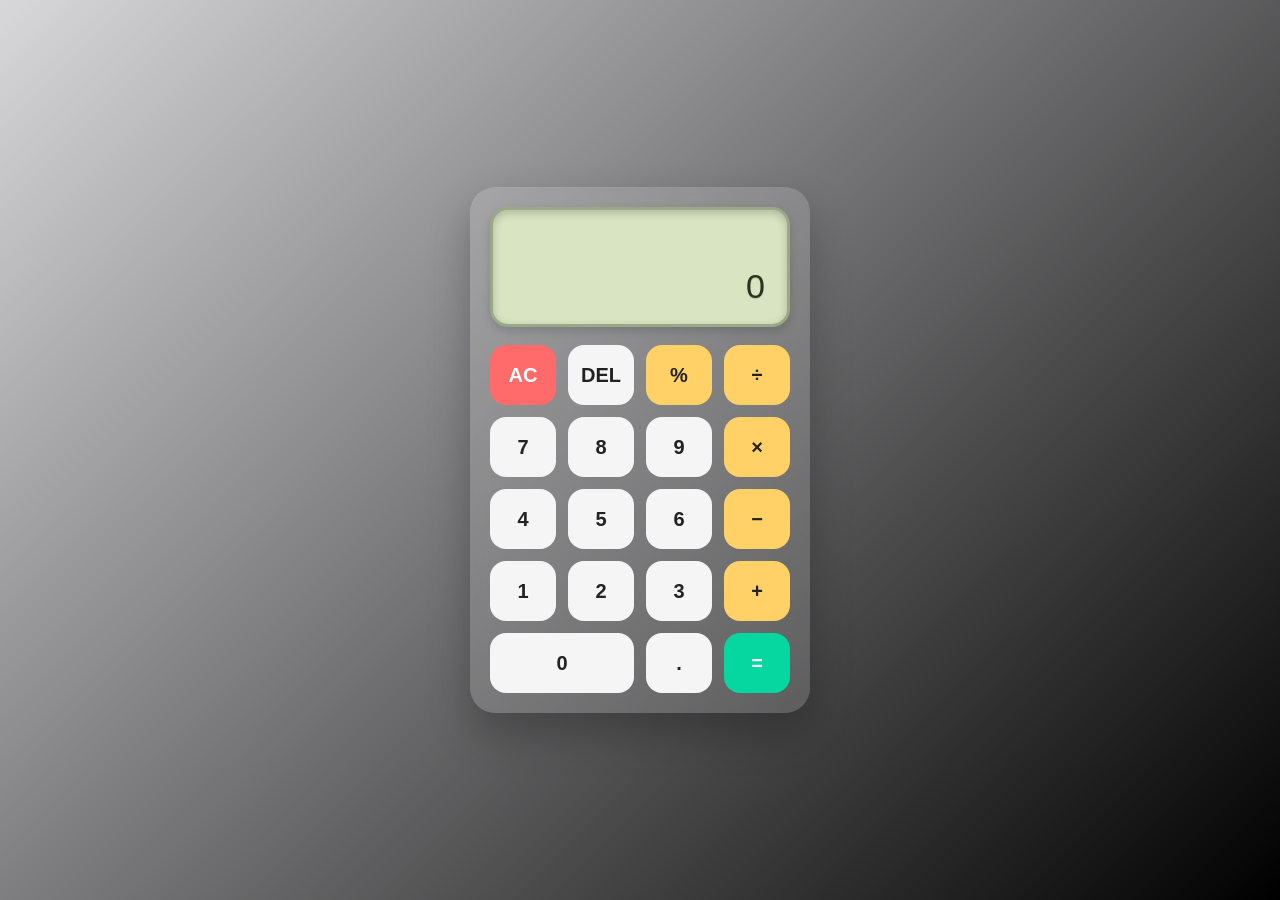
<file: index.html>
<!DOCTYPE html>
<html lang="en">
<head>
    <meta charset="UTF-8">
    <meta name="viewport" content="width=d
    evice-width, initial-scale=1.0">
    <title>Calculator</title>
    <link rel="stylesheet" href="style.css">
</head>
<body>

    <div class="calculator">

        <div class="display">
            <div id="previous"></div>
            <div id="current">0</div>
        </div>

        <div class="buttons">
            <button class="clear" onclick="clearDisplay()">AC</button>
            <button onclick="deleteNumber()">DEL</button>
            <button class="operator" onclick="chooseOperator('%')">%</button>
            <button class="operator" onclick="chooseOperator('/')">÷</button>

            <button onclick="appendNumber('7')">7</button>
            <button onclick="appendNumber('8')">8</button>
            <button onclick="appendNumber('9')">9</button>
            <button class="operator" onclick="chooseOperator('*')">×</button>

            <button onclick="appendNumber('4')">4</button>
            <button onclick="appendNumber('5')">5</button>
            <button onclick="appendNumber('6')">6</button>
            <button class="operator" onclick="chooseOperator('-')">−</button>

            <button onclick="appendNumber('1')">1</button>
            <button onclick="appendNumber('2')">2</button>
            <button onclick="appendNumber('3')">3</button>
            <button class="operator" onclick="chooseOperator('+')">+</button>

            <button class="zero" onclick="appendNumber('0')">0</button>
            <button onclick="appendNumber('.')">.</button>
            <button class="equals" onclick="calculate()">=</button>
        </div>

    </div>

    <script src="script.js"></script>
</body>
</html>
</file>
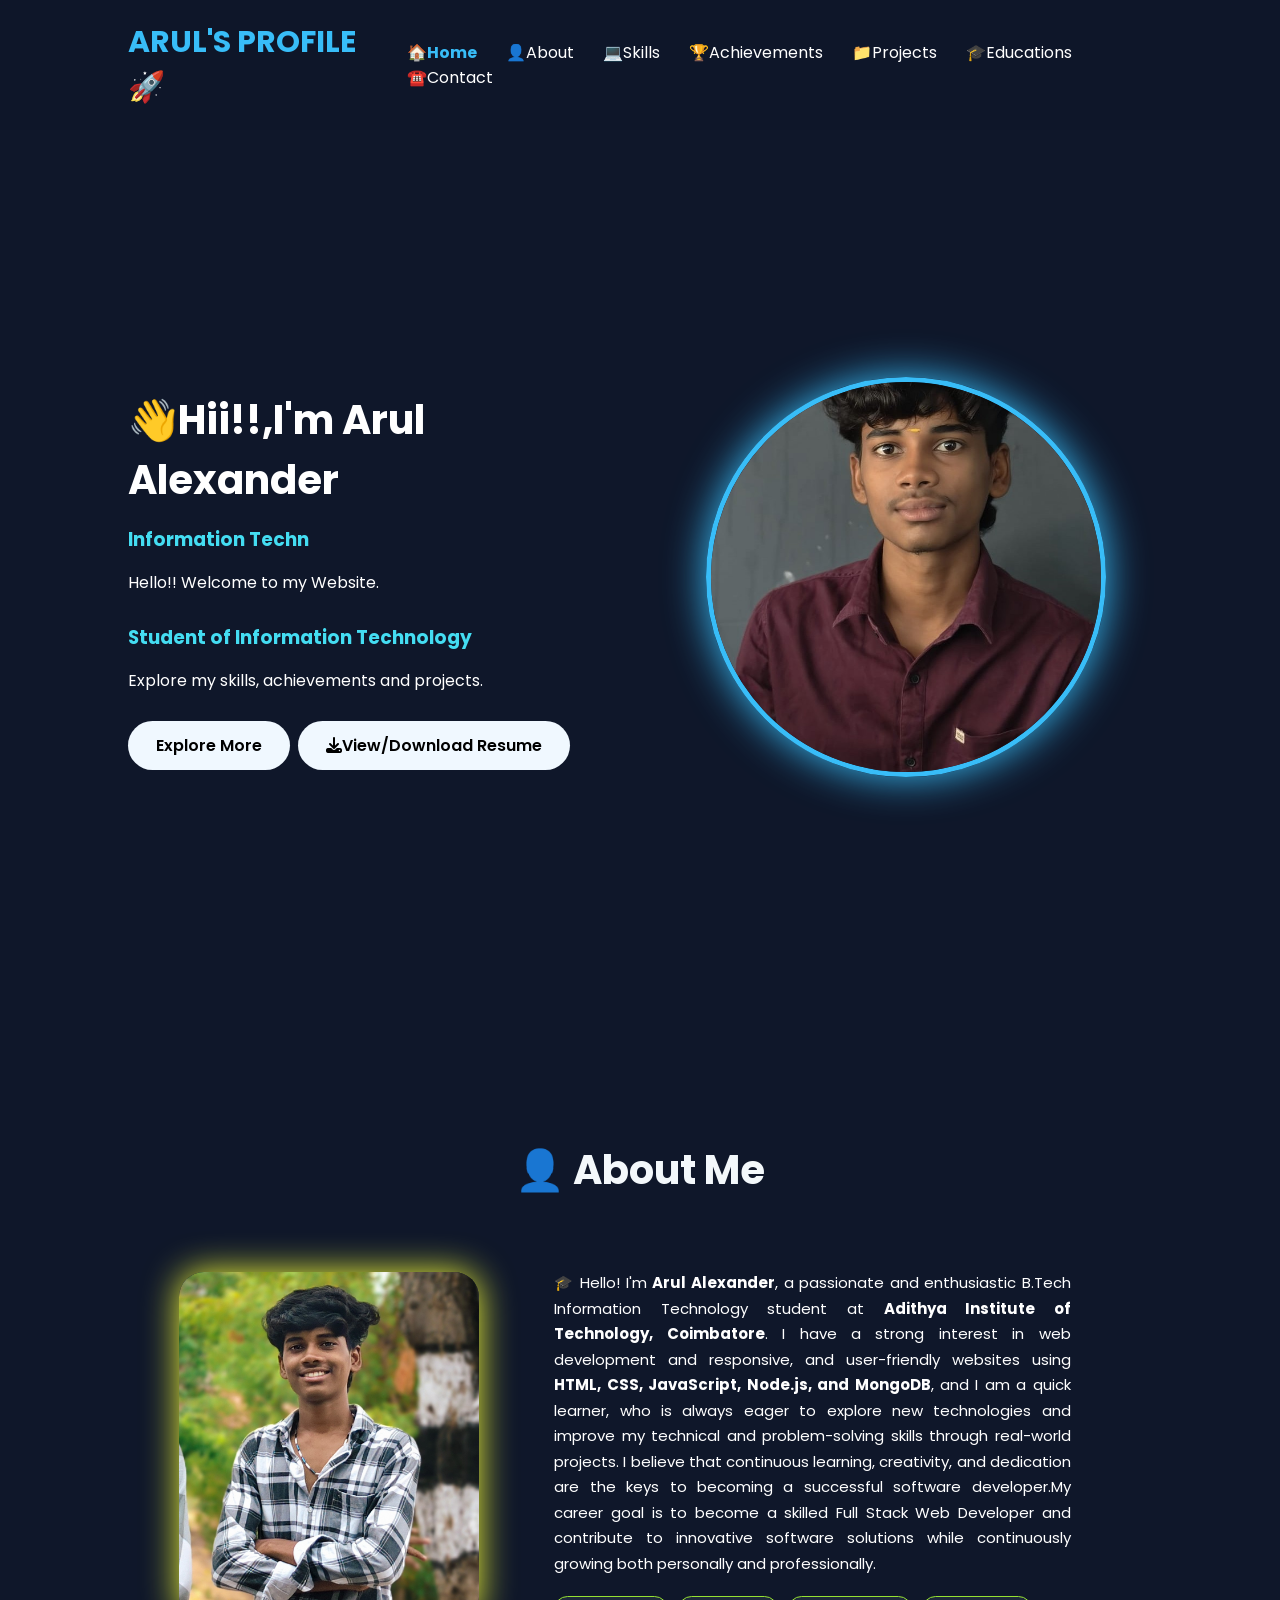
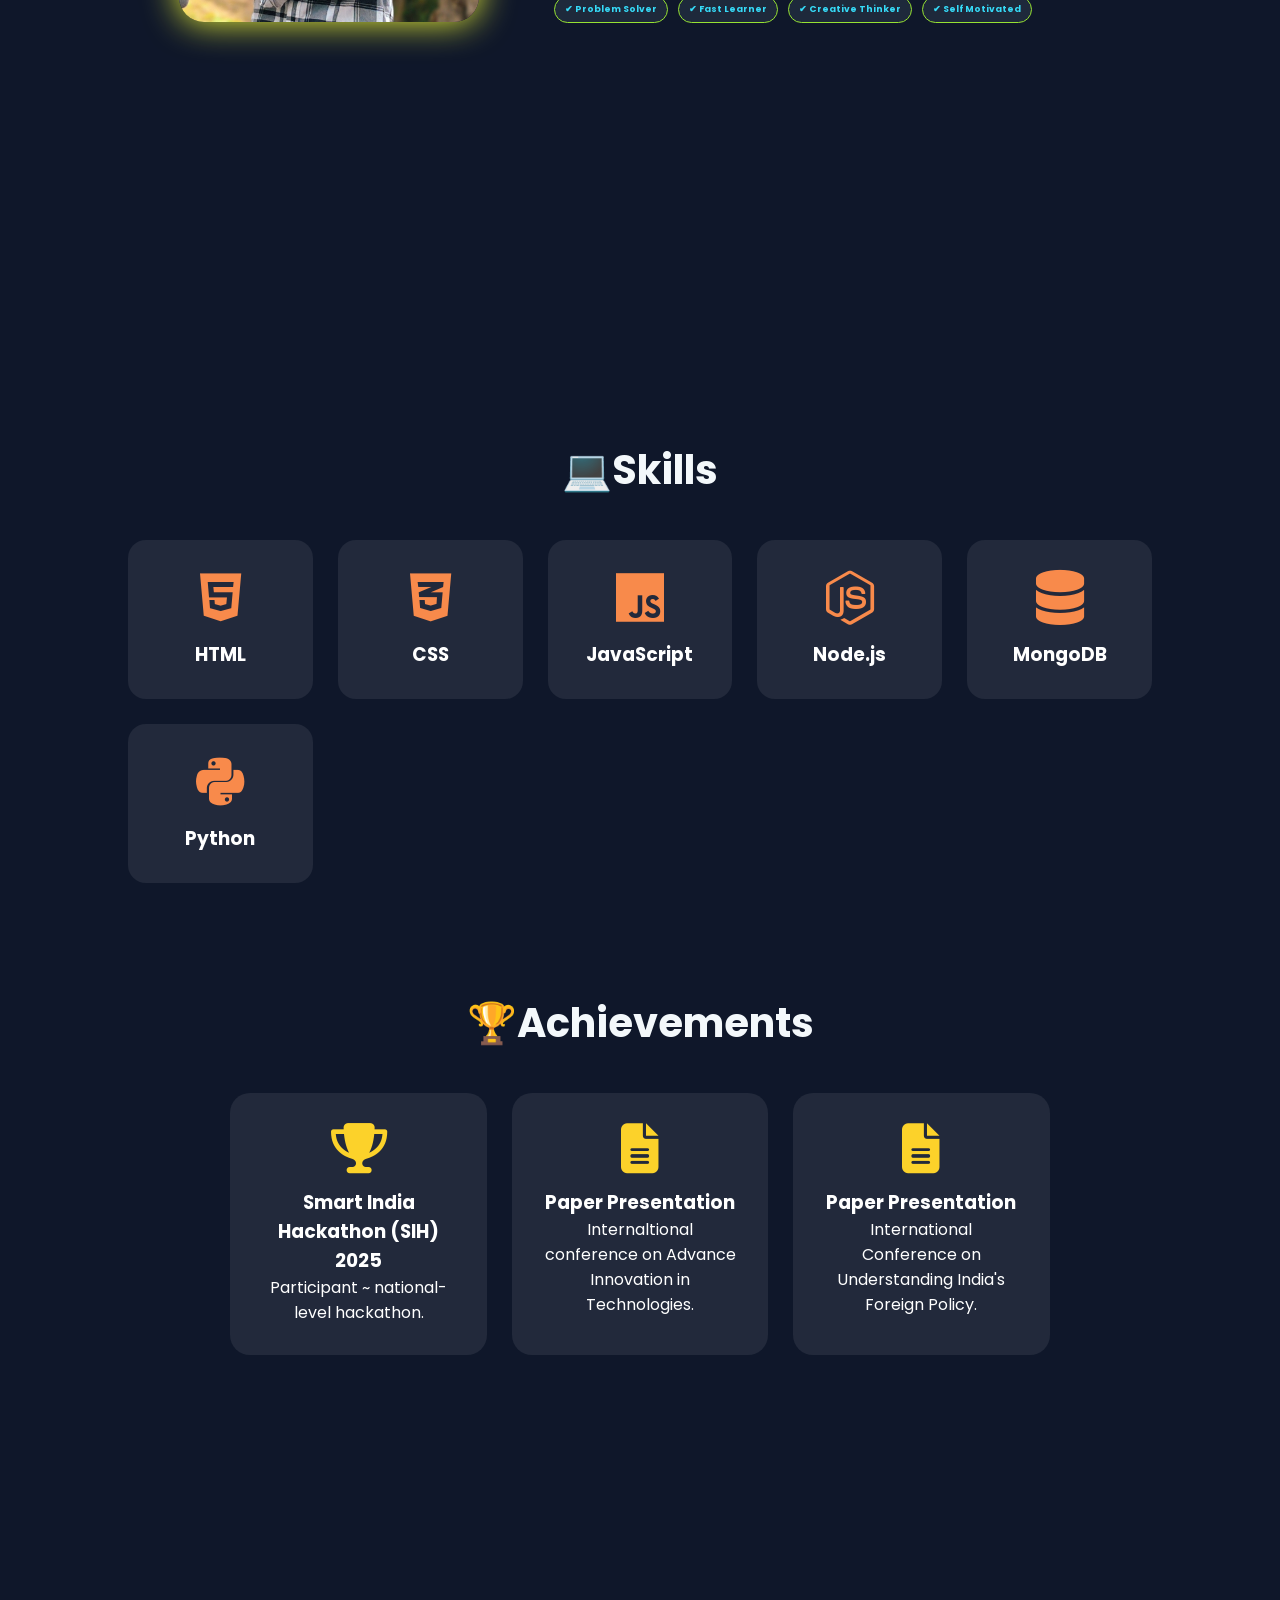
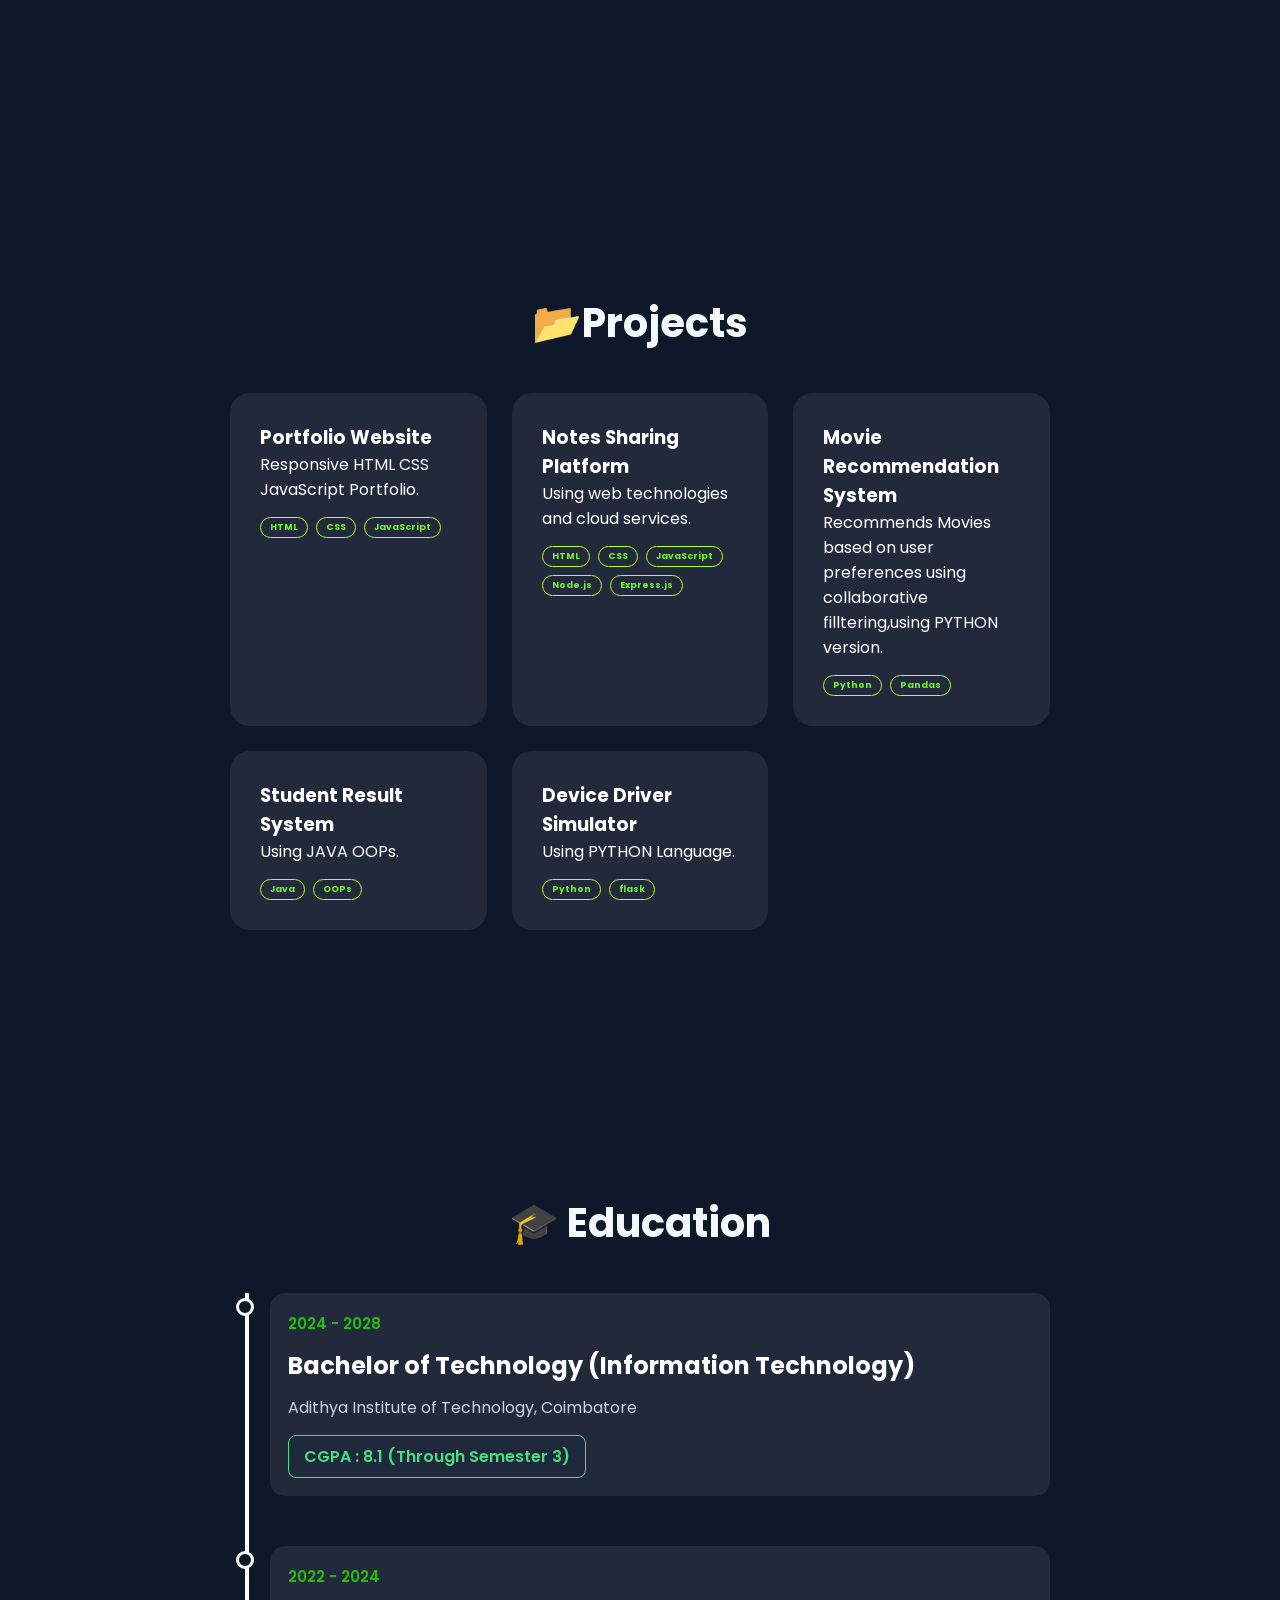
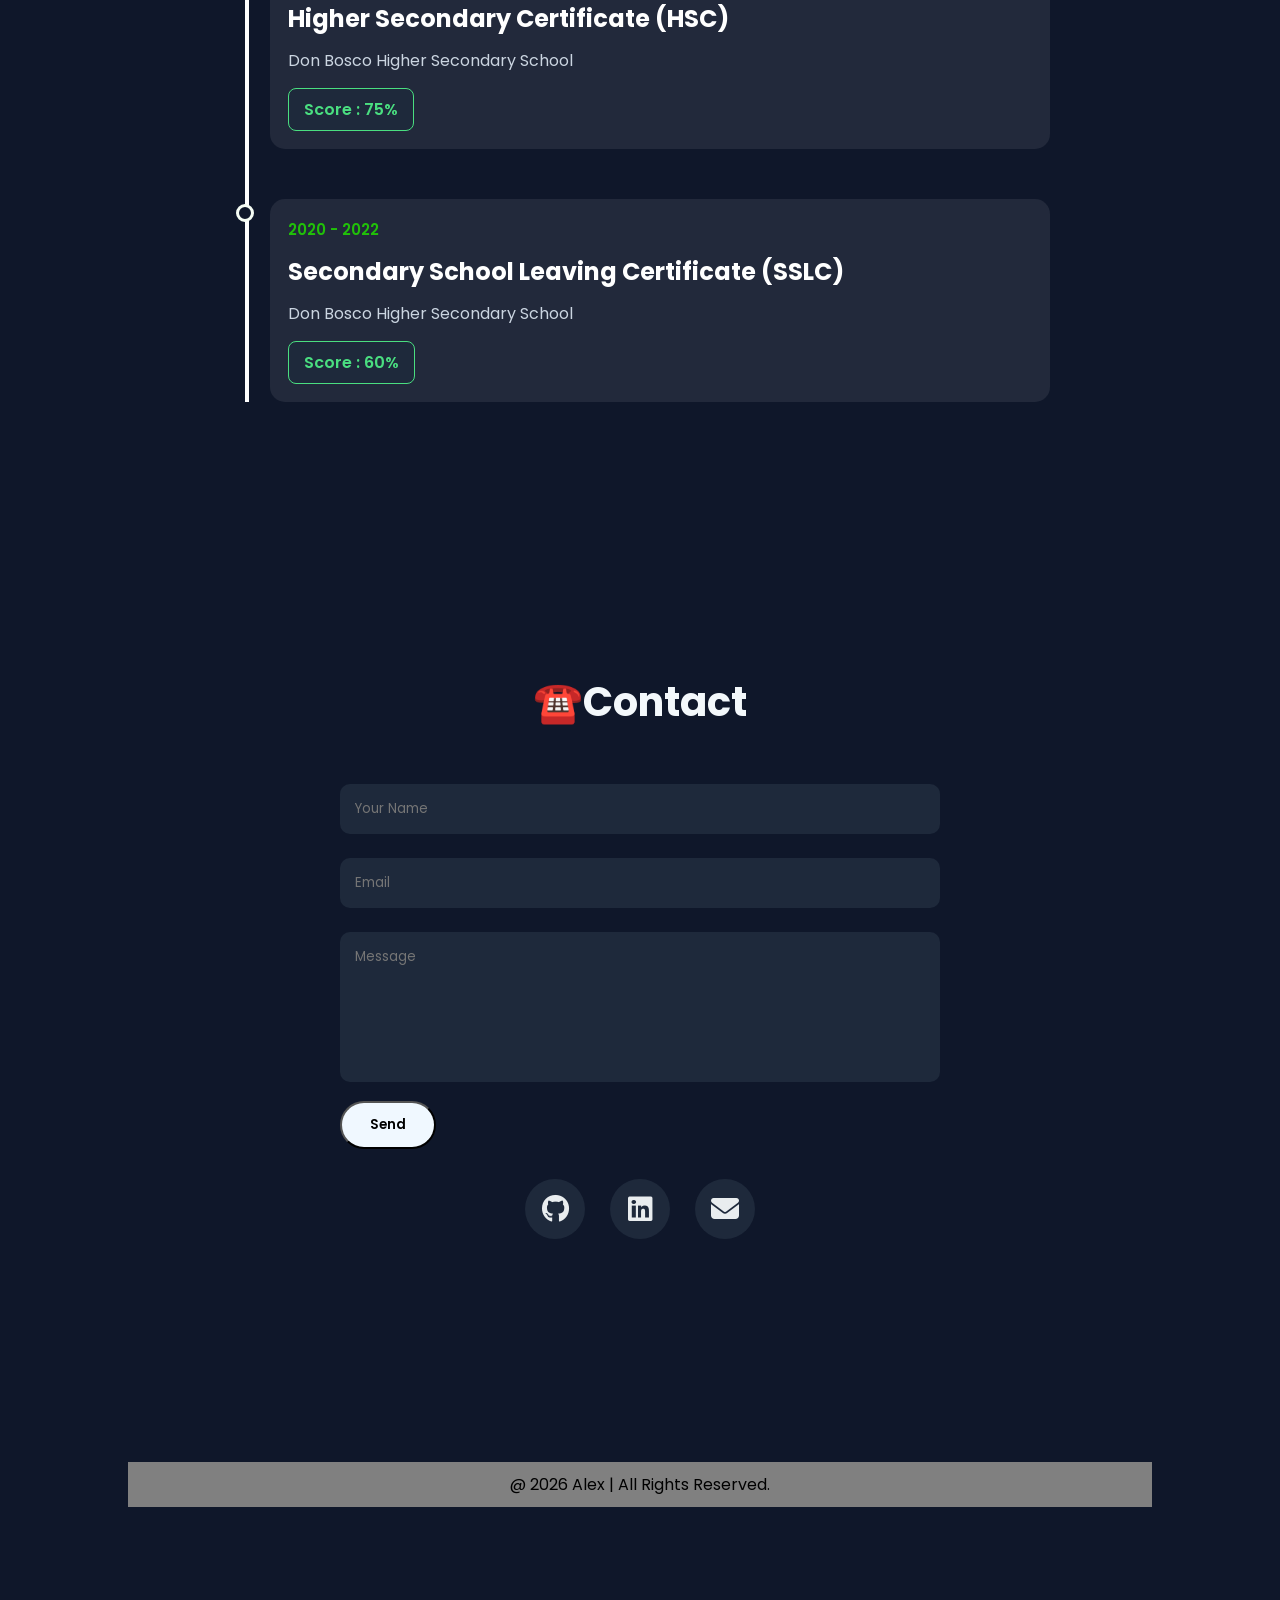
<file: task1/index.html>
<!DOCTYPE html>
<html lang="en">
<head>
    <meta charset="UTF-8">
    <meta name="viewport" content="width=device-width, initial-scale=1.0">
    <title>Alex | Profile</title>

    <link rel="stylesheet" href="style.css">

    <link rel="stylesheet"
    href="https://cdnjs.cloudflare.com/ajax/libs/font-awesome/6.5.2/css/all.min.css">
</head>

<body>


<header>
    <div class="logo">ARUL'S  PROFILE🚀</div>
    <nav>
        <a href="#home">🏠Home</a>
        <a href="#about">👤About</a>
        <a href="#skills">💻Skills</a>
        <a href="#achievements">🏆Achievements</a>
        <a href="#projects">📁Projects</a>
        <a href="#educations">🎓Educations</a>
        <a href="#contact">☎️Contact</a>
    </nav>
</header>



<section id="home" class="home">
    <div class="home-content">
        <h1>👋Hii!!,I'm Arul Alexander</h1>
        <h3><span class="typing"></span></h3>
        <p>Hello!! Welcome to my Website.</p>
            <h3>Student of Information Technology</h3>
           <p>Explore my skills, achievements and projects.</p>
            <a href="#about" class="btn" style="background-color:aliceblue">Explore More</a>&nbsp;
            
            <a href="RESUME-Arul .pdf" download class="btn resume-btn" style="background-color: aliceblue;">
                <i class="fa-solid fa-download"></i>View/Download Resume</a>
    </div>
    
    <div class="home-image">
        <img src="Profile.jpeg" alt="Profile">
    </div>
</section>

<!-- ================= ABOUT ================= -->

<section id="about">
    <h2 class="heading">👤 About Me</h2>

    <div class="about-container">
      

        <div class="about-image">
            <img src="alex.jpg" alt="Profile">
        </div>

        <div class="about">
        <div class="about-card">
            <p>
                🎓 Hello! I'm <strong>Arul Alexander</strong>, a passionate and enthusiastic B.Tech Information Technology student at <strong>Adithya Institute of Technology, Coimbatore</strong>. 
                    I have a strong interest in web development and responsive, and user-friendly websites using <strong>HTML, CSS, JavaScript, Node.js, and MongoDB</strong>, and I am a quick learner,
                     who is always eager to explore new technologies and improve my technical and problem-solving skills through real-world projects. I believe that continuous learning, creativity, 
                     and dedication are the keys to becoming a successful software developer.My career goal is to become a skilled Full Stack Web Developer and contribute to innovative software
                     solutions while continuously growing both personally and professionally.

            </p>
            <div class="about-tags">
                <span>✔ Problem Solver</span>
                <span>✔ Fast Learner</span>
                <span>✔ Creative Thinker</span>
                <span>✔ Self Motivated</span>
            </div>
        </div>
        </div>

    </div>

</section>



<!-- ================= SKILLS ================= -->
<section id="skills">
    <h2 class="heading">💻Skills</h2>
    <div class="skills-grid">

<div class="skill-box">
<i class="fa-brands fa-html5"></i>
<h3>HTML</h3>
</div>

<div class="skill-box">
<i class="fa-brands fa-css3-alt"></i>
<h3>CSS</h3>
</div>

<div class="skill-box">
<i class="fa-brands fa-js"></i>
<h3>JavaScript</h3>
</div>

<div class="skill-box">
<i class="fa-brands fa-node-js"></i>
<h3>Node.js</h3>
</div>

<div class="skill-box">
<i class="fa-solid fa-database"></i>
<h3>MongoDB</h3>
</div>

<div class="skill-box">
<i class="fa-brands fa-python"></i>
<h3>Python</h3>
</div>

</div>
<!-- ================= ACHIEVEMENTS ================= -->

<section id="achievements">
    <h2 class="heading">🏆Achievements</h2>
    <div class="cards">
        <div class="achievement">
            <i class="fa-solid fa-trophy"></i>
            <h3>Smart India Hackathon (SIH) 2025</h3>
            <p>Participant ~ national-level hackathon.</p>
        </div>
        <div class="achievement">
            <i class="fa-solid fa-file-lines"></i>
            <h3>Paper Presentation</h3>
            <p>Internaltional conference on Advance Innovation in Technologies.</p>
        </div>
        
        <div class="achievement">
            <i class="fa-solid fa-file-lines"></i>
            <h3>Paper Presentation</h3>
            <p>International Conference on Understanding India's Foreign Policy.</p>
        </div>
    </div>

</section>

<!-- ================= PROJECTS ================= -->

<section id="projects">
    <h2 class="heading">📂Projects</h2>
    <div class="project-container">
        <div class="project-card">
            <h3>Portfolio Website</h3>
            <p>Responsive HTML CSS JavaScript Portfolio.</p>
             <div class=" project-tags">
                <span>HTML</span> <span>CSS</span> <span>JavaScript</span>
           </div>
        </div>
        
        <div class="project-card">
            <h3>Notes Sharing Platform</h3>
            <p>Using web technologies and cloud services.</p>
            <div class="project-tags">
                <span>HTML</span> <span>CSS</span> <span>JavaScript</span> <span>Node.js</span> <span>Express.js</span>
            </div>
        </div>
        
        <div class="project-card">
            <h3>Movie Recommendation System</h3>
            <p>Recommends Movies based on user preferences using collaborative filltering,using PYTHON version.</p>
            <div class="project-tags">
                <span>Python</span> <span>Pandas</span>
            </div>
        </div>

        <div class="project-card">
            <h3>Student Result System</h3>
            <p>Using JAVA OOPs.</p>
            <div class="project-tags">
                <span>Java</span> <span>OOPs</span>
            </div>
        </div>

        <div class="project-card">
            <h3>Device Driver Simulator</h3>
            <p>Using PYTHON Language.</p>
            <div class="project-tags">
                <span>Python</span> <span>flask</span>
            </div>
        </div>
    </div>

</section>
<!-- ================= EDUCATIONS ================= -->
 <section id="educations">

    <h2 class="heading">🎓 Education</h2>

    <div class="timeline">

        <div class="timeline-item">
            <div class="circle"></div>

            <div class="timeline-content">
                <span class="year">2024 - 2028</span>

                <h3>Bachelor of Technology (Information Technology)</h3>

                <p>Adithya Institute of Technology, Coimbatore</p>

                <div class="score">CGPA : 8.1 (Through Semester 3)</div>
            </div>
        </div>

        <div class="timeline-item">
            <div class="circle"></div>

            <div class="timeline-content">
                <span class="year">2022 - 2024</span>

                <h3>Higher Secondary Certificate (HSC)</h3>

                <p>Don Bosco Higher Secondary School</p>

                <div class="score">Score : 75%</div>
            </div>
        </div>

        <div class="timeline-item">
            <div class="circle"></div>

            <div class="timeline-content">
                <span class="year">2020 - 2022</span>

                <h3>Secondary School Leaving Certificate (SSLC)</h3>

                <p>Don Bosco Higher Secondary School</p>

                <div class="score">Score : 60%</div>
            </div>
        </div>

    </div>

</section>

<!-- ================= CONTACT ================= -->

<section id="contact">
    <h2 class="heading">☎️Contact</h2>
    <form>
        <input type="text" placeholder="Your Name">
        <input type="email" placeholder="Email">
        <textarea placeholder="Message"></textarea>
        <button class="btn" style="background-color:aliceblue;">Send</button>
    </form>
    <div class="social-icons">

<a href="https://github.com/arulalex257-alex" target="_blank">
<i class="fab fa-github"></i>
</a>

<a href="https://www.linkedin.com/in/arulalexander-arulalex2007/" target="_blank">
<i class="fab fa-linkedin"></i>
</a>

<a href="mailto:arulalex257@gmail.com">
<i class="fas fa-envelope"></i>
</a>

</div>

</section>
<footer>
    <p> @ 2026 Alex | All Rights Reserved.</p>
</footer>
     
      <script src="script.js"></script>

</body>
</html>
</file>
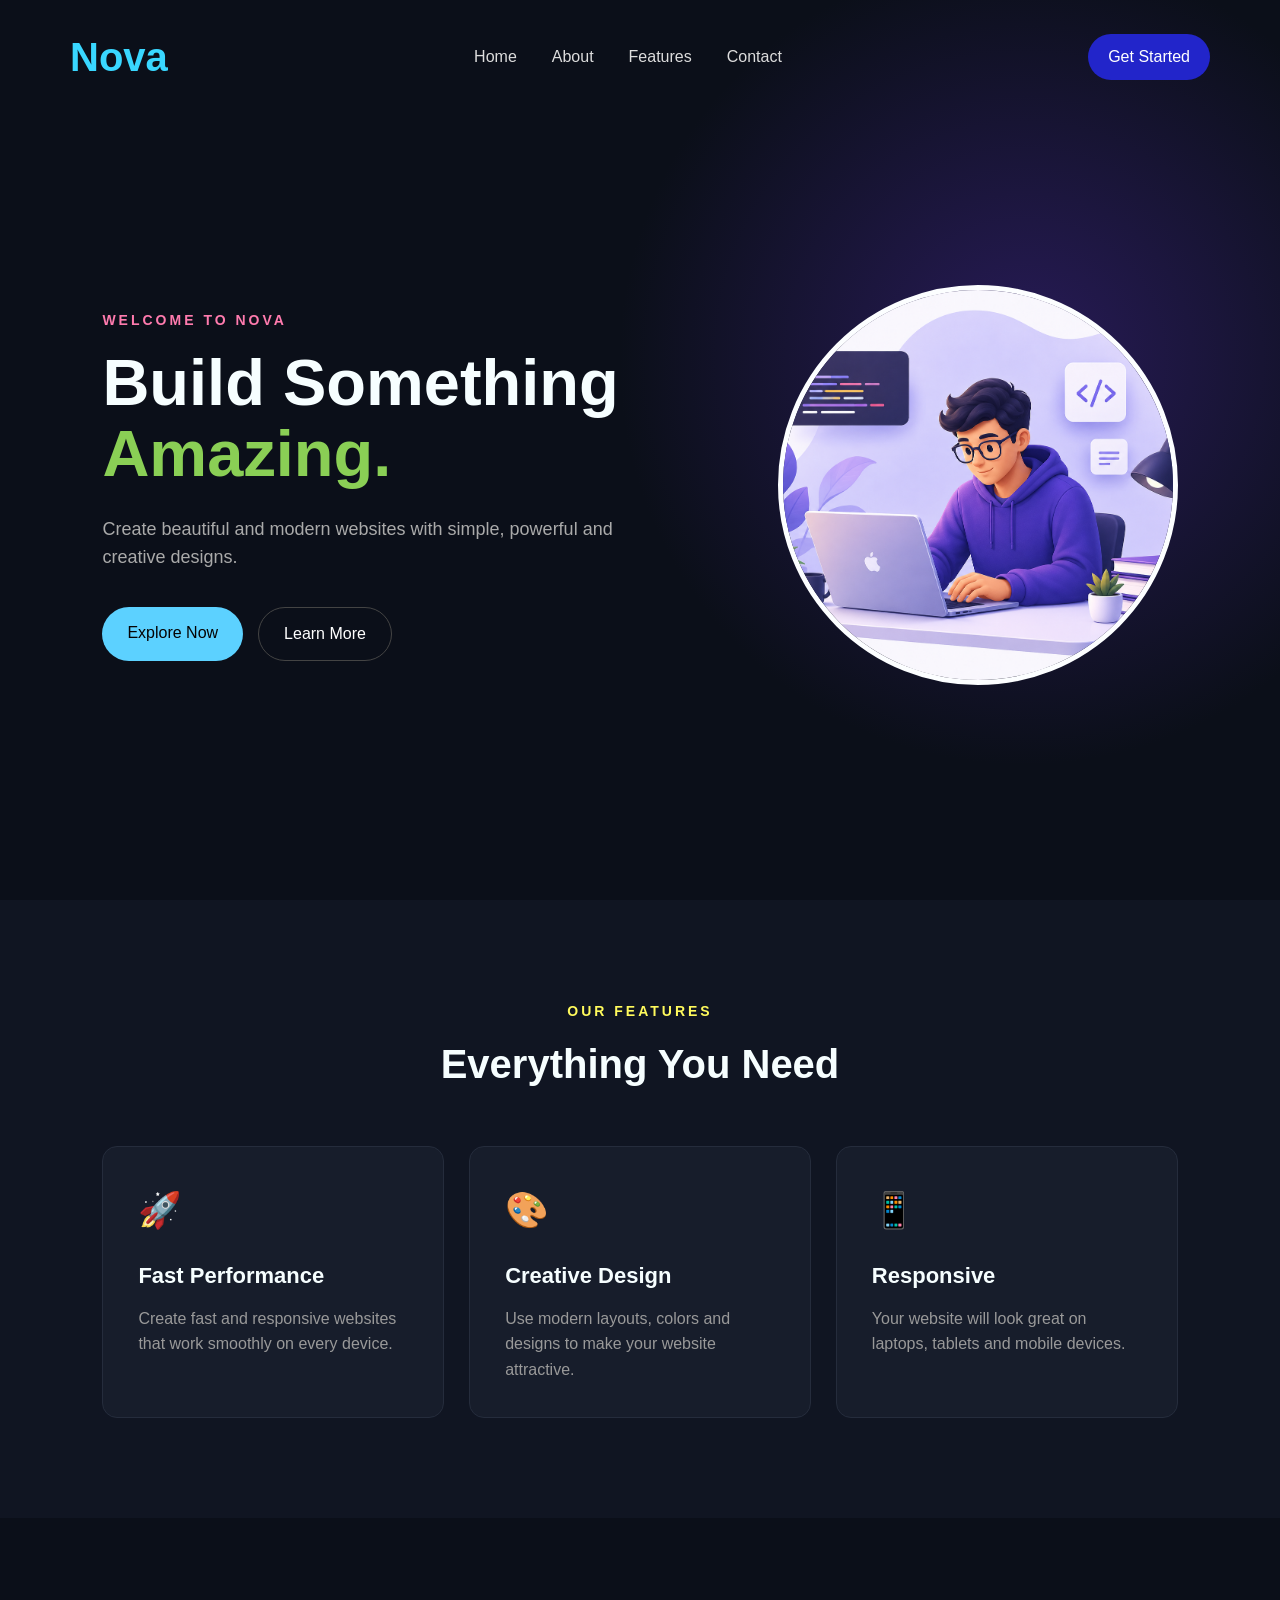
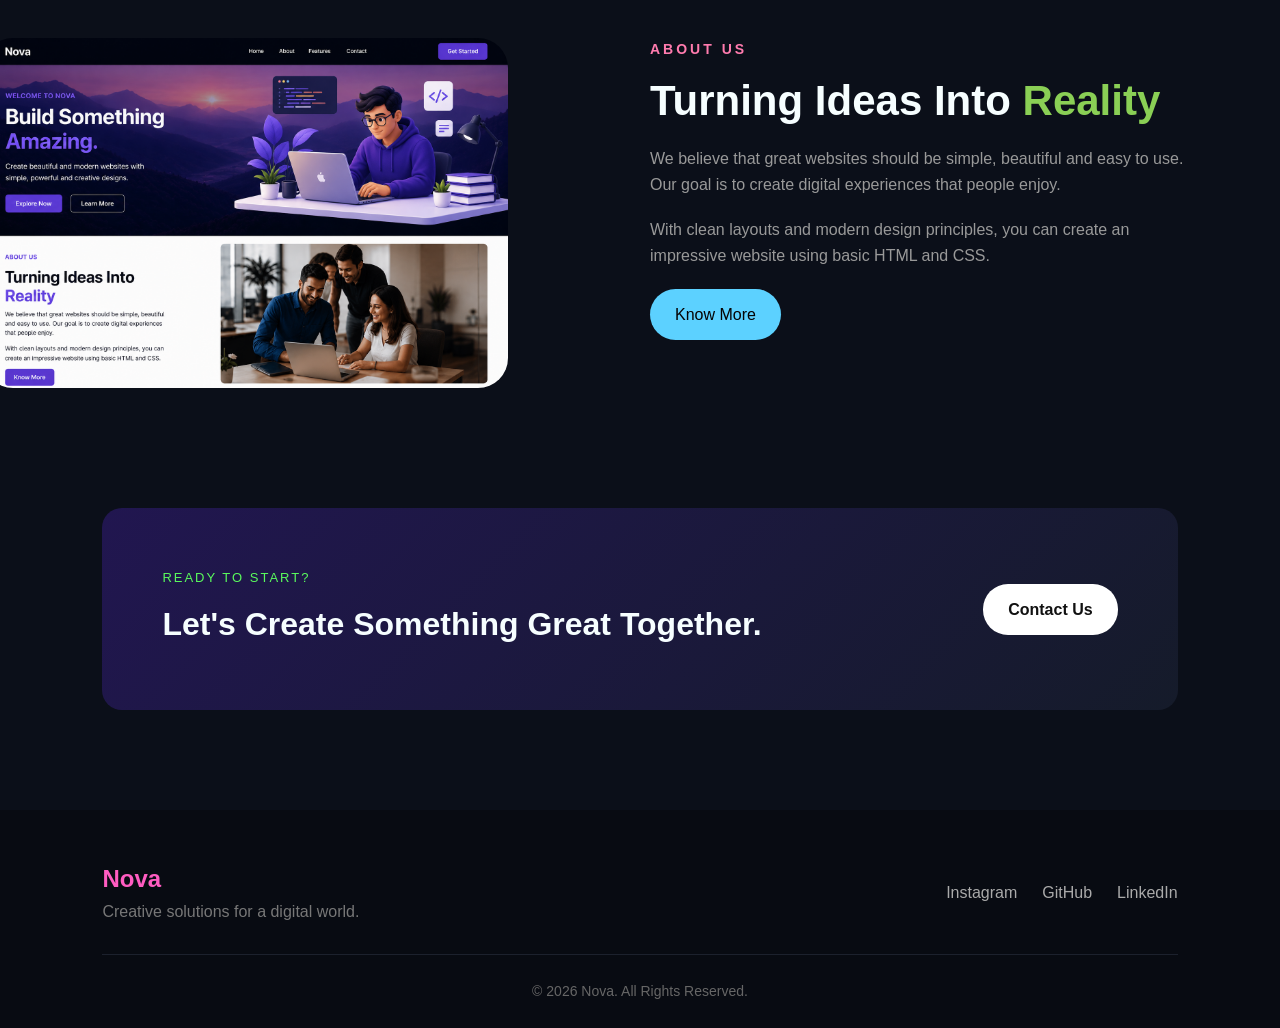
<file: task2/index.html>
<!DOCTYPE html>
<html lang="en">
<head>
    <meta charset="UTF-8">
    <meta name="viewport" content="width=device-width, initial-scale=1.0">
    <title>Landing Page</title>
    <link rel="stylesheet" href="style.css">
</head>
<body>

    <!-- Header -->
    <header>
        <nav class="navbar">
            <div class="logo">Nova</div>

            <ul class="nav-links">
                <li><a href="#home">Home</a></li>
                <li><a href="#about">About</a></li>
                <li><a href="#features">Features</a></li>
                <li><a href="#contact">Contact</a></li>
            </ul>

            <a href="#contact" class="nav-btn">Get Started</a>
        </nav>
    </header>

    <!-- Hero Section -->
    <section class="hero" id="home">
        <div class="hero-content">
            <p class="small-title">WELCOME TO NOVA</p>

            <h1>
                Build Something
                <span>Amazing.</span>
            </h1>

            <p class="hero-text">
                Create beautiful and modern websites with simple,
                powerful and creative designs.
            </p>

            <div class="hero-buttons">
                <a href="#features" class="primary-btn">Explore Now</a>
                <a href="#about" class="secondary-btn">Learn More</a>
            </div>
        </div>

        <div class="hero-image">
            <img src="hero image.png" alt="Hero Image">
        </div>
    </section>

    <!-- Features -->
    <section class="features" id="features">
        <div class="section-title">
            <p>OUR FEATURES</p>
            <h2>Everything You Need</h2>
        </div>

        <div class="feature-container">

            <div class="feature-card">
                <div class="icon">🚀</div>
                <h3>Fast Performance</h3>
                <p>
                    Create fast and responsive websites that
                    work smoothly on every device.
                </p>
            </div>

            <div class="feature-card">
                <div class="icon">🎨</div>
                <h3>Creative Design</h3>
                <p>
                    Use modern layouts, colors and designs
                    to make your website attractive.
                </p>
            </div>

            <div class="feature-card">
                <div class="icon">📱</div>
                <h3>Responsive</h3>
                <p>
                    Your website will look great on laptops,
                    tablets and mobile devices.
                </p>
            </div>

        </div>
    </section>

    <!-- About -->
    <section class="about" id="about">

        <div class="about-image">
            <img src="about image.png" alt="About Us">
        </div>

        <div class="about-content">
            <p class="small-title">ABOUT US</p>

            <h2>
                Turning Ideas Into
                <span>Reality</span>
            </h2>

            <p>
                We believe that great websites should be simple,
                beautiful and easy to use. Our goal is to create
                digital experiences that people enjoy.
            </p>

            <p>
                With clean layouts and modern design principles,
                you can create an impressive website using basic
                HTML and CSS.
            </p>

            <a href="#contact" class="primary-btn">Know More</a>
        </div>

    </section>

    <!-- CTA -->
    <section class="cta" id="contact">
        <div>
            <p>READY TO START?</p>
            <h2>Let's Create Something Great Together.</h2>
        </div>

        <a href="mailto:example@gmail.com" class="cta-btn">
            Contact Us
        </a>
    </section>

    <!-- Footer -->
    <footer>
        <div class="footer-content">
            <div>
                <h2>Nova</h2>
                <p>Creative solutions for a digital world.</p>
            </div>

            <div class="social-links">
                <a href="#">Instagram</a>
                <a href="#">GitHub</a>
                <a href="#">LinkedIn</a>
            </div>
        </div>

        <div class="copyright">
            <p>© 2026 Nova. All Rights Reserved.</p>
        </div>
    </footer>

</body>
</html>
</file>
<file: style.css>
* {
    margin: 0;
    padding: 0;
    box-sizing: border-box;
    font-family: Arial, sans-serif;
}

body {
    min-height: 100vh;
    display: flex;
    justify-content: center;
    align-items: center;

    background: linear-gradient(135deg, #d8d8db, #000000);
}

.calculator {
    width: 340px;
    padding: 20px;
    border-radius: 25px;

    background: rgba(255, 255, 255, 0.15);
    backdrop-filter: blur(15px);

    box-shadow: 0 20px 40px rgba(0, 0, 0, 0.25);
}

.display {
    height: 120px;
    padding: 18px 20px;
    margin-bottom: 18px;

    border-radius: 18px;
    background: #d9e4c3;
    border: 3px solid #9ba887;

    display: flex;
    flex-direction: column;
    justify-content: flex-end;
    align-items: flex-end;

    overflow: hidden;

    box-shadow:
        inset 0 3px 8px rgba(0, 0, 0, 0.2),
        0 4px 10px rgba(0, 0, 0, 0.15);
}

#previous {
    color: #526044;
    font-family: "Orbitron", sans-serif;
    font-size: 15px;
    min-height: 22px;
    letter-spacing: 1px;
}

#current {
    color: #26351d;
    font-family: "Orbitron", sans-serif;
    font-size: 34px;
    font-weight: 500;
    letter-spacing: 2px;
    margin-top: 5px;

    text-shadow: 0 1px 1px rgba(0, 0, 0, 0.15);
}

.buttons {
    display: grid;
    grid-template-columns: repeat(4, 1fr);
    gap: 12px;
}

button {
    height: 60px;
    border: none;
    border-radius: 16px;

    font-size: 20px;
    font-weight: bold;

    cursor: pointer;
    color: #222;
    background: #f5f5f5;

    transition: 0.2s;
}

button:hover {
    transform: translateY(-3px);
    background: white;
}

button:active {
    transform: scale(0.95);
}

.operator {
    background: #ffd166;
    color: #222;
}

.operator:hover {
    background: #ffdc82;
}

.clear {
    background: #ff6b6b;
    color: white;
}

.clear:hover {
    background: #ff8585;
}

.equals {
    background: #06d6a0;
    color: white;
}

.equals:hover {
    background: #20e0ae;
}

.zero {
    grid-column: span 2;
}
</file>
<file: task1/style.css>
/* ===== GOOGLE FONT ===== */
@import url('https://fonts.googleapis.com/css2?family=Poppins:wght@300;400;500;600;700;800&display=swap');

*{
    margin:0;
    padding:0;
    box-sizing:border-box;
    font-family:'Poppins',sans-serif;
    scroll-behavior:smooth;
}

body{
    background:#0f172a;
    color:#fff;
    overflow-x:hidden;
}

/* ===== HEADER ===== */

header{
    position:none;
    top:0;
    left:0;
    width:100%;
    padding:20px 10%;
    display:flex;
    justify-content:space-between;
    align-items:center;
    background:rgba(15,23,42,.9);
    backdrop-filter:blur(10px);
    z-index:1000;
}

.logo{
    font-size:30px;
    font-weight:bold;
    color:#38bdf8;
}

nav a{
    color:#fff;
    text-decoration:none;
    margin-left:25px;
    transition:.3s;
}

nav a:hover{
    color:#65f838;
}

/* ===== SECTIONS ===== */

section{
    min-height:100vh;
    padding:110px 10%;
}

.heading{
    text-align:center;
    font-size:40px;
    margin-bottom:40px;
    color:#f3f8fb;
}

/* ===== HOME ===== */

.home{
    display:flex;
    justify-content:space-between;
    align-items:center;
    flex-wrap:wrap;
    gap:40px;
}

.home-buttons{
display:flex;
gap:18px;
flex-wrap:wrap;
margin-top:20px;
}

.resume-btn{
background:#fff;
color:#0f172a;
}

.home-content{
    flex:1;
}

.home-content h1{
    font-size:40px;
}

.home-content h3{
    color:#44ddf2;
    margin:15px 0;
}

.home-content p{
    line-height:1.8;
    margin-bottom:25px;
}

.home-image{
    flex:1;
    text-align:center;
}

.home-image img{
    width:400px;
    height:400px;
    object-fit:cover;
    border-radius:50%;
    border:5px solid #38bdf8;
    box-shadow:0 0 40px #38bdf8;
    animation:float 3s ease-in-out infinite;
}



@keyframes float{
    0%,100%{transform:translateY(0);}
    50%{transform:translateY(-15px);}
}

/* ===== BUTTON ===== */

.btn{
    display:inline-block;
    padding:12px 28px;
    background:#38bdf8;
    color:#000;
    border-radius:30px;
    text-decoration:none;
    font-weight:600;
    transition:.4s;
}

.btn:hover{
    transform:scale(1.08);
    box-shadow:0 0 20px #ff5252;
}



/* ================= ABOUT CARD ================= */
.about-card {
    width: 100%;
    box-sizing: border-box;

    background:transparent;

    padding: 30px;

    border-radius: 20px;

    transition: .4s;

    /* IMPORTANT */
    display: block;

    font-size: 15px;
}
/* ================= ABOUT CONTAINER ================= */

.about-container {
    width: 90%;
    max-width: 1200px;
    margin: 40px auto;

    display: flex;
    flex-direction: row;
    align-items: center;

    gap: 45px;
}


/* CARD HOVER */

.about-card:hover {
    transform: scale(1.02);
    box-shadow: 0 0 20px aliceblue;
}


/* ================= IMAGE ================= */
.about-image {
    flex: 0 0 300px;

    display: flex;
    justify-content: center;
    align-items: center;
}


.about-image img {
    width: 300px;
    height: 350px;
    object-fit: cover;

    border-radius: 25px;
    box-shadow: 0 0 35px #f3fa36;

    animation: float 3s ease-in-out infinite;
}


/* ================= CONTENT ================= */

.about {
    flex: 1;

    min-width: 0;

    background: transparent;

    padding: 0;

    line-height: 1.7;

    text-align: justify;
}
/* ================= PARAGRAPH ================= */

.about-card p {
    margin: 0;
}
/* ================= TAG CONTAINER ================= */

.about-tags {
    display: flex;

    flex-wrap: wrap;

    gap: 10px;

    margin-top: 20px;

    width: 100%;
}
/* ================= MINI TAGS ================= */

.about-tags span {
    background: #1e293b;

    color: hsl(189, 92%, 59%);

    padding: 5px 10px;

    border: 1px solid #96e232;

    border-radius: 20px;

    font-size: 9px;

    font-weight: bold;

    transition: .3s;
}


/* TAG HOVER */

.about-tags span:hover {
    background: #989c9e;
    color: white;
    box-shadow: 0 0 10px #e9edef;
}

/* ================= MOBILE ================= */

@media (max-width: 800px) {

    .about-container {
        flex-direction: column;

        width: 90%;

        gap: 25px;
    }

    .about-image {
        flex: none;
    }

    .about-image img {
        width: 250px;
        height: 250px;
    }

    .about-card {
        padding: 20px;

        font-size: 14px;
    }

}
/* ===== SKILLS ===== */
.skills-grid{
display:grid;
grid-template-columns:repeat(auto-fit,minmax(170px,1fr));
gap:25px;
}

.skill-box{
background:rgba(255,255,255,.08);
padding:30px;
border-radius:18px;
text-align:center;
transition:.4s;
cursor:pointer;
}

.skill-box:hover{
transform:translateY(-10px);
box-shadow:0 0 20px aliceblue;
}

.skill-box i{
font-size:55px;
color:#f88a4b;
margin-bottom:15px;
}


/* ===== ACHIEVEMENTS ===== */

.cards{
    display:grid;
    grid-template-columns:repeat(auto-fit,minmax(250px,1fr));
    gap:25px;
}

.achievement{
    background:rgba(255,255,255,.08);
    padding:30px;
    text-align:center;
    border-radius:20px;
    transition:.4s;
}

.achievement:hover{
    transform:translateY(-12px);
    box-shadow:0 0 25px aliceblue;
}

.achievement i{
    font-size:50px;
    color:#fcd22a;
    margin-bottom:15px;
}

/* ===== PROJECTS ===== */

.project-container{
    display:grid;
    grid-template-columns:repeat(auto-fit,minmax(250px,1fr));
    gap:25px;
}

.project-card{
    background:rgba(255,255,255,.08);
    padding:30px;
    border-radius:20px;
    transition:.4s;
}

.project-card:hover{
    transform:scale(1.05);
    box-shadow:0 0 20px aliceblue;
}

.project-tags{
display:flex;
flex-wrap:wrap;
gap:8px;
margin-top:15px;
padding:0;
}

.project-tags span{
padding:3px 9px;
color:#6ff527;
border:1px solid greenyellow;
border-radius:50px;
font-size:9px;
font-weight:bold;
}
/* ===== EDUCATION ===== */


.timeline{
    position:relative;
    max-width:900px;
    margin:auto;
    padding-left:40px;
}

.timeline::before{
    content:"";
    position:absolute;
    left:15px;
    top:0;
    width:4px;
    height:100%;
    background:#ffffff;
}

.timeline-item{
    position:relative;
    margin-bottom:50px;
}

.circle{
    position:absolute;
    left:-34px;
    top:5px;
    width:18px;
    height:18px;
    border:3px solid #f5fcf4;
    border-radius:50%;
    background:#0f172a;
}

.timeline-content{
    background:rgba(255,255,255,.08);
    padding:18px;
    border-radius:15px;
    transition:.4s;
    width: 100%;
    position: relative;
}

.timeline-content:hover{
    transform:translateX(10px);
    box-shadow:0 0 30px #f5f8f9;
}

.year{
    color:#21c009;
    font-weight:600;
    font-size:15px;
}

.timeline-content h3{
    margin:12px 0;
    font-size:24px;
}

.timeline-content p{
    color:#cbd5e1;
    margin-bottom:15px;
}

.score{
    display:inline-block;
    padding:8px 15px;
    background:#1e293b;
    color:#4ade80;
    border:1px solid #4ade80;
    border-radius:8px;
    font-weight:600;
}
@media(max-width:768px){

.timeline{
    padding-left:30px;
}

.timeline-content h3{
    font-size:18px;
}

}



/* ===== CONTACT ===== */

form{
    max-width:600px;
    margin:auto;
}

form input,
form textarea{
    width:100%;
    padding:15px;
    margin:12px 0;
    border:none;
    border-radius:10px;
    background:#1e293b;
    color:#fff;
}

textarea{
    height:150px;
    resize:none;
}
.social-icons{
display:flex;
justify-content:center;
gap:25px;
margin-top:30px;
}

.social-icons a{
width:60px;
height:60px;
display:flex;
align-items:center;
justify-content:center;
background:#1e293b;
border-radius:50%;
font-size:28px;
color:#e9edef;
transition:.4s;
text-decoration:none;
}

.social-icons a:hover{
background:#38bdf8;
color:#08121f;
transform:translateY(-8px);
box-shadow:0 0 20px #38bdf8;
}

/* ===== FOOTER ===== */

footer {
    background-color:grey;
    color: Black;
    text-align: center;
    padding: 10px;;
    bottom:10px;
    width: 100%;
}

/* ===== MOBILE ===== */

@media(max-width:768px){

header{
    flex-direction:column;
}

nav{
    margin-top:15px;
}

nav a{
    margin:8px;
    display:inline-block;
}

.home{
    flex-direction:column-reverse;
    text-align:center;
}

.home-content h1{
    font-size:40px;
}

.home-image img{
    width:240px;
    height:240px;
}

.heading{
    font-size:30px;
}

}
.active{
    color:#38bdf8;
    font-weight:bold;
}

.show{
    animation:fadeUp 1s ease;
}

@keyframes fadeUp{
    from{
        opacity:0;
        transform:translateY(50px);
    }
    to{
        opacity:1;
        transform:translateY(0);
    }
}

@media(max-width:768px){

    .about-container{
        flex-direction:column;
        text-align:center;
    }

    .about{
        text-align:center;
    }

}
</file>
<file: task2/style.css>
* {
    margin: 0;
    padding: 0;
    box-sizing: border-box;
}

html {
    scroll-behavior: smooth;
}

body {
    font-family: Arial, sans-serif;
    background: #0b0f19;
    color: rgb(246, 254, 255);
    line-height: 1.6;
}

/* ================= HEADER ================= */

header {
    width: 100%;
    position: absolute;
    top: 0;
    left: 0;
    z-index: 10;
}

.navbar {
    max-width: 1200px;
    margin: auto;
    padding: 25px 30px;

    display: flex;
    align-items: center;
    justify-content: space-between;
}

.logo {
    font-size: 40px;
    font-weight: bold;
    color: #39d7ff;
}

.nav-links {
    display: flex;
    list-style: none;
    gap: 35px;
}

.nav-links a {
    color: #ddd;
    text-decoration: none;
    transition: 0.3s;
}

.nav-links a:hover {
    color: #46ff03;
    box-shadow: inset 0 -2px 0 #46ff03;
}

.nav-btn {
    text-decoration: none;
    color: white;
    background: #2225ca;
    padding: 10px 20px;
    border-radius: 25px;
    transition: 0.3s;
}

.nav-btn:hover {
    background: #747377;
    transform: translateY(-2px);
}

/* ================= HERO ================= */

.hero {
    min-height: 100vh;
    padding: 150px 8% 80px;

    display: flex;
    align-items: center;
    justify-content: space-between;

    background:
        radial-gradient(circle at 80% 40%, #281b58 0%, transparent 35%),
        #0b0f19;
}

.hero-content {
    max-width: 600px;
}
.hero-image img {
    width:400px;
    height:400px;
    object-fit:cover;
    border-radius:50%;
    border:5px solid #fcfeff;
    animation:float 3s ease-in-out infinite;

}
.small-title {
    color: #ff7bae;
    font-size: 14px;
    font-weight: bold;
    letter-spacing: 3px;
    margin-bottom: 15px;
}

.hero h1 {
    font-size: 65px;
    line-height: 1.1;
    margin-bottom: 25px;
}

.hero h1 span,
.about-content h2 span {
    color: #8acf55;
}

.hero-text {
    color: #aaa;
    font-size: 18px;
    max-width: 520px;
    margin-bottom: 35px;
}

.hero-buttons {
    display: flex;
    gap: 15px;
}

.primary-btn,
.secondary-btn {
    display: inline-block;
    padding: 13px 25px;
    border-radius: 30px;
    text-decoration: none;
    transition: 0.3s;
}

.primary-btn {
    color: rgb(5, 3, 3);
    background: #5cd1ff;
}

.primary-btn:hover {
    transform: translateY(-3px);
    background: #4bff44;
}

.secondary-btn {
    color: white;
    border: 1px solid #444;
}

.secondary-btn:hover {
    border-color: #ff0404;
    color: #95ff6c;
}

/* Hero Illustration */

.hero-image {
    width: 400px;
    height: 400px;

    position: relative;

    display: flex;
    align-items: center;
    justify-content: center;
}

.circle {
    width: 330px;
    height: 330px;

    border-radius: 50%;
    background: linear-gradient(
        135deg,
        #f03af7,
        #241a4d
    );

    position: absolute;

    filter: blur(1px);
}

.card {
    width: 250px;
    height: 290px;

    background: rgba(255,255,255,0.1);
    border: 1px solid rgba(255,255,255,0.2);

    border-radius: 20px;

    backdrop-filter: blur(15px);

    padding: 30px;

    position: relative;
    z-index: 2;

    transform: rotate(8deg);

    box-shadow: 0 20px 50px rgba(0,0,0,0.4);
}

.card-top {
    width: 70px;
    height: 70px;

    background: #ff8f53;
    border-radius: 50%;

    margin-bottom: 35px;
}

.card-line {
    width: 100%;
    height: 12px;

    background: #ffffff30;
    border-radius: 10px;

    margin-bottom: 15px;
}

.card-line.small {
    width: 70%;
}

.card-button {
    width: 100px;
    height: 35px;

    background: #878688;
    border-radius: 20px;

    margin-top: 30px;
}

/* ================= FEATURES ================= */

.features {
    padding: 100px 8%;
    background: #101522;
}

.section-title {
    text-align: center;
    margin-bottom: 50px;
}

.section-title p {
    color: #fffa5c;
    font-size: 14px;
    letter-spacing: 3px;
    font-weight: bold;
}

.section-title h2 {
    font-size: 40px;
    margin-top: 10px;
}

.feature-container {
    max-width: 1100px;
    margin: auto;

    display: grid;
    grid-template-columns: repeat(3, 1fr);
    gap: 25px;
}

.feature-card {
    padding: 35px;

    background: #171d2b;

    border: 1px solid #252c3c;
    border-radius: 15px;

    transition: 0.3s;
}

.feature-card:hover {
    transform: translateY(-10px);
    border-color: #5ce7ff;
}

.icon {
    font-size: 35px;
    margin-bottom: 20px;
}

.feature-card h3 {
    font-size: 22px;
    margin-bottom: 12px;
}

.feature-card p {
    color: #999;
}

/* ================= ABOUT ================= */

.about {
    max-width: 1200px;
    margin: auto;
    padding: 120px 30px;
    display: flex;
    align-items: right;
    gap: 80px;

}

.about-image {
    width: 350px;
    height: 350px;
    display: flex;
    align-items: left;
    justify-content: center;
    border-radius: 5px;
}

.about-image img {
    width: 600px;
    height: 350px;
    border-radius: 30px;
    object-fit: cover;
}

.about-box {
    width: 270px;
    padding: 40px;

    border: 1px solid #ff5675;
    border-radius: 15px;

    background: #171d2b;

    transform: rotate(-5deg);
}

.about-box span {
    color: #7c5cff;
    font-size: 45px;
    font-weight: bold;
}

.about-box h3 {
    font-size: 28px;
    margin-top: 10px;
}

.about-box p {
    color: #999;
}

.about-content {
    width:100%;
    padding-left: 150px;

}

.about-content h2 {
    font-size: 42px;
    line-height: 1.2;
    margin-bottom: 20px;
}

.about-content > p:not(.small-title) {
    color: #999;
    margin-bottom: 20px;
}

/* ================= CTA ================= */

.cta {
    margin: 0 8% 100px;
    padding: 60px;

    background: linear-gradient(
        135deg,
        #211650,
        #151b2a
    );

    border-radius: 20px;

    display: flex;
    align-items: center;
    justify-content: space-between;
}

.cta p {
    color: #5afa5d;
    letter-spacing: 2px;
    font-size: 13px;
}

.cta h2 {
    font-size: 32px;
    margin-top: 10px;
}

.cta-btn {
    background: white;
    color: #111;

    padding: 13px 25px;
    border-radius: 25px;

    text-decoration: none;
    font-weight: bold;

    transition: 0.3s;
}

.cta-btn:hover {
    transform: translateY(-3px);
}

/* ================= FOOTER ================= */

footer {
    background: #080b12;
    padding: 50px 8% 25px;
}

.footer-content {
    max-width: 1200px;
    margin: auto;

    display: flex;
    justify-content: space-between;

    padding-bottom: 30px;
}

.footer-content h2 {
    color: #ff5cc1;
}

.footer-content p {
    color: #777;
}

.social-links {
    display: flex;
    gap: 25px;
    align-items: center;
}

.social-links a {
    color: #aaa;
    text-decoration: none;
}

.social-links a:hover {
    color: #e8e5f2;
}

.copyright {
    text-align: center;
    padding-top: 25px;

    border-top: 1px solid #1c212d;

    color: #666;
    font-size: 14px;
}

/* ================= RESPONSIVE ================= */

@media (max-width: 850px) {

    .nav-links {
        display: none;
    }

    .hero {
        flex-direction: column;
        text-align: center;
        padding-top: 130px;
    }

    .hero-content {
        max-width: 700px;
    }

    .hero h1 {
        font-size: 48px;
    }

    .hero-text {
        margin-left: auto;
        margin-right: auto;
    }

    .hero-buttons {
        justify-content: center;
    }

    .hero-image {
        margin-top: 50px;
    }

    .feature-container {
        grid-template-columns: 1fr;
    }

    .about {
        flex-direction: column;
    }

    .about-image,
    .about-content {
        width: 100%;
    }

    .cta {
        flex-direction: column;
        text-align: center;
        gap: 30px;
    }

    .footer-content {
        flex-direction: column;
        gap: 25px;
    }
}

@media (max-width: 500px) {

    .navbar {
        padding: 20px;
    }

    .nav-btn {
        display: none;
    }

    .hero {
        padding-left: 20px;
        padding-right: 20px;
    }

    .hero h1 {
        font-size: 40px;
    }

    .hero-image {
        width: 300px;
        height: 300px;
    }

    .circle {
        width: 250px;
        height: 250px;
    }

    .card {
        width: 200px;
        height: 240px;
    }

    .about {
        padding: 80px 20px;
    }

    .about-content h2 {
        font-size: 34px;
    }

    .cta {
        margin-left: 20px;
        margin-right: 20px;
        padding: 40px 25px;
    }

    .cta h2 {
        font-size: 26px;
    }
}
</file>
